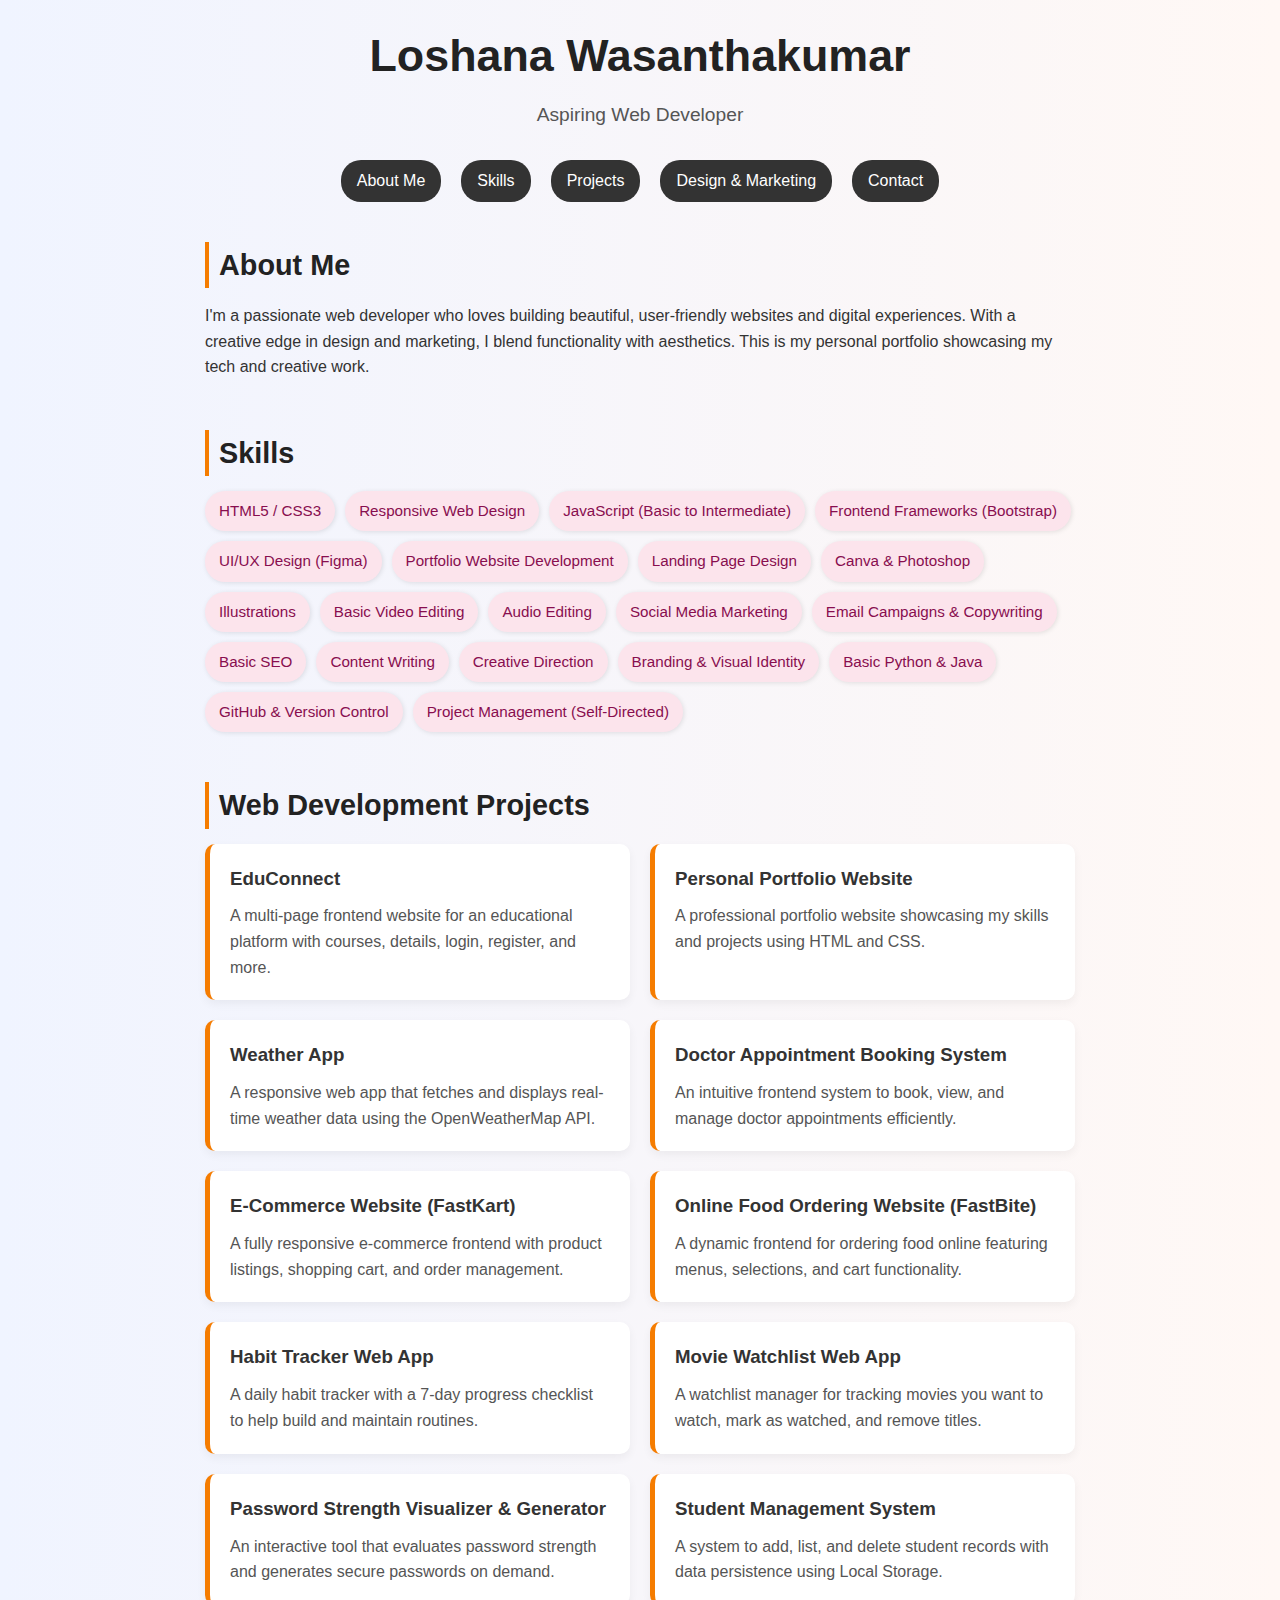
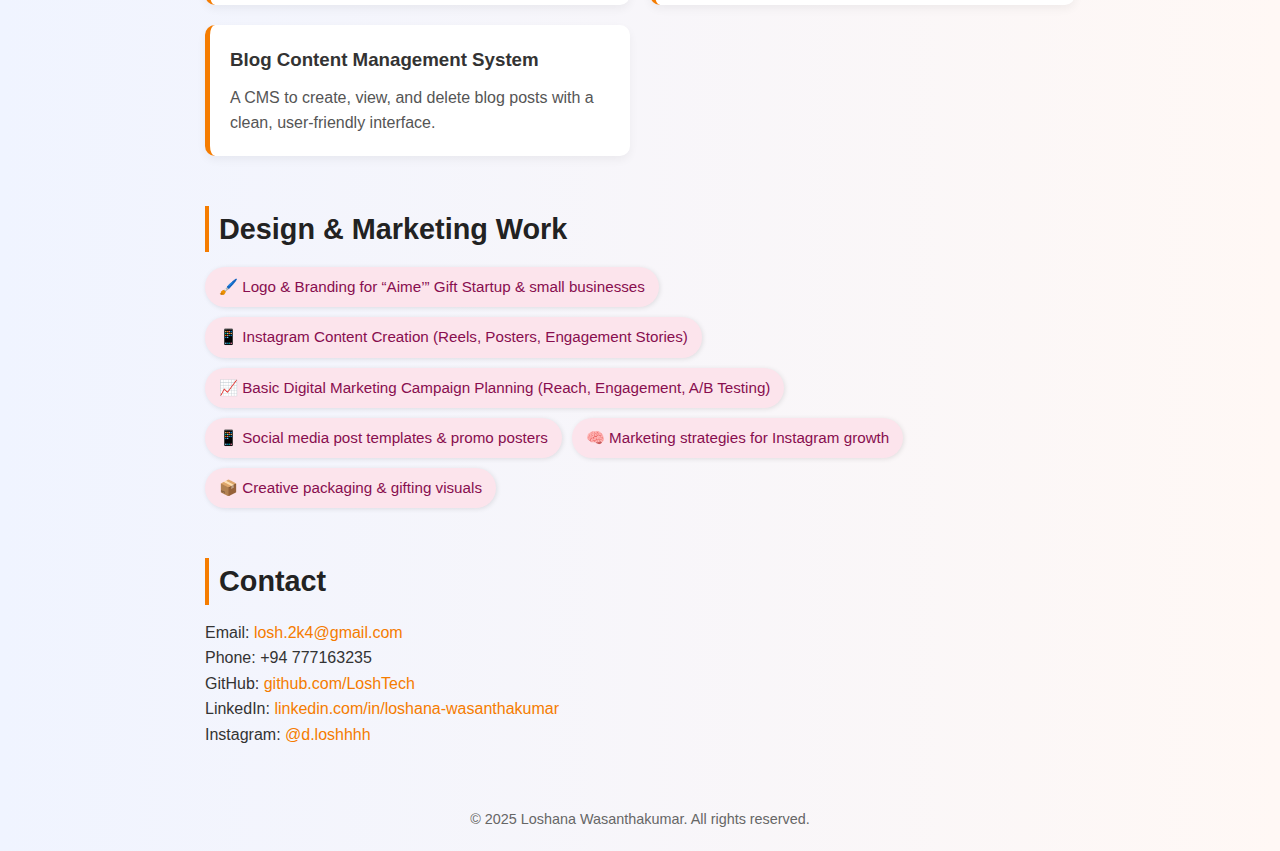
<file: index.html>
<!DOCTYPE html>
<html lang="en">
<head>
  <meta charset="UTF-8">
  <meta name="viewport" content="width=device-width, initial-scale=1.0">
  <title>Loshana Wasanthakumar - Portfolio</title>
  <link rel="stylesheet" href="style.css">
</head>
<body>

  <header>
    <h1>Loshana Wasanthakumar</h1>
    <p>Aspiring Web Developer</p>
  </header>

  <nav>
    <a href="#about">About Me</a>
    <a href="#skills">Skills</a>
    <a href="#projects">Projects</a>
    <a href="#design">Design & Marketing</a>
    <a href="#contact">Contact</a>
  </nav>

  <section id="about">
    <h2>About Me</h2>
    <p>I'm a passionate web developer who loves building beautiful, user-friendly websites and digital experiences. With a creative edge in design and marketing, I blend functionality with aesthetics. This is my personal portfolio showcasing my tech and creative work.</p>
  </section>

  <section id="skills">
    <h2>Skills</h2>
    <ul class="skills-list">
       <li>HTML5 / CSS3</li>
  <li>Responsive Web Design</li>
  <li>JavaScript (Basic to Intermediate)</li>
  <li>Frontend Frameworks (Bootstrap)</li>
  <li>UI/UX Design (Figma)</li>
  <li>Portfolio Website Development</li>
  <li>Landing Page Design</li>
  <li>Canva & Photoshop</li>
  <li>Illustrations</li>
  <li>Basic Video Editing</li>
  <li>Audio Editing</li>
  <li>Social Media Marketing</li>
  <li>Email Campaigns & Copywriting</li>
  <li>Basic SEO</li>
  <li>Content Writing</li>
  <li>Creative Direction</li>
  <li>Branding & Visual Identity</li>
  <li>Basic Python & Java</li>
  <li>GitHub & Version Control</li>
  <li>Project Management (Self-Directed)</li>
    </ul>
  </section>

  <section id="projects">
    <h2>Web Development Projects</h2>
    <div class="project-grid">
      <div class="project-card">
        <h3>EduConnect</h3>
        <p>A multi-page frontend website for an educational platform with courses, details, login, register, and more.</p>
      </div>
      <div class="project-card">
        <h3>Personal Portfolio Website</h3>
        <p>A professional portfolio website showcasing my skills and projects using HTML and CSS.</p>
      </div>
      <div class="project-card">
        <h3>Weather App</h3>
        <p>A responsive web app that fetches and displays real-time weather data using the OpenWeatherMap API.</p>
      </div>
      <div class="project-card">
        <h3>Doctor Appointment Booking System</h3>
        <p>An intuitive frontend system to book, view, and manage doctor appointments efficiently.</p>
      </div>
      <div class="project-card">
        <h3>E-Commerce Website (FastKart)</h3>
        <p>A fully responsive e-commerce frontend with product listings, shopping cart, and order management.</p>
      </div>
      <div class="project-card">
        <h3>Online Food Ordering Website (FastBite)</h3>
        <p>A dynamic frontend for ordering food online featuring menus, selections, and cart functionality.</p>
      </div>
      <div class="project-card">
        <h3>Habit Tracker Web App</h3>
        <p>A daily habit tracker with a 7-day progress checklist to help build and maintain routines.</p>
      </div>
      <div class="project-card">
        <h3>Movie Watchlist Web App</h3>
        <p>A watchlist manager for tracking movies you want to watch, mark as watched, and remove titles.</p>
      </div>
      <div class="project-card">
        <h3>Password Strength Visualizer & Generator</h3>
        <p>An interactive tool that evaluates password strength and generates secure passwords on demand.</p>
      </div>
      <div class="project-card">
        <h3>Student Management System</h3>
        <p>A system to add, list, and delete student records with data persistence using Local Storage.</p>
      </div>
      <div class="project-card">
        <h3>Blog Content Management System</h3>
        <p>A CMS to create, view, and delete blog posts with a clean, user-friendly interface.</p>
      </div>
    </div>
  </section>

  <section id="design">
    <h2>Design & Marketing Work</h2>
    <ul class="design-list">
      <li>🖌️ Logo & Branding for “Aime’” Gift Startup & small businesses</li>
      <li>📱 Instagram Content Creation (Reels, Posters, Engagement Stories)</li>
      <li>📈 Basic Digital Marketing Campaign Planning (Reach, Engagement, A/B Testing)</li>
            <li>📱 Social media post templates & promo posters</li>
      <li>🧠 Marketing strategies for Instagram growth</li>
      <li>📦 Creative packaging & gifting visuals</li>
    </ul>
  </section>

  <section id="contact">
    <h2>Contact</h2>
    <p>Email: <a href="mailto:losh.2k4@gmail.com">losh.2k4@gmail.com</a></p>
    <p>Phone: +94 777163235</p>
    <p>GitHub: <a href="https://github.com/LoshTech" target="_blank">github.com/LoshTech</a></p>
    <p>LinkedIn: <a href="https://www.linkedin.com/in/loshana-wasanthakumar" target="_blank">linkedin.com/in/loshana-wasanthakumar</a></p>
    <p>Instagram: <a href="https://www.instagram.com/d.loshhhh?utm_source=ig_web_button_share_sheet&igsh=ZDNlZDc0MzIxNw==" target="_blank">@d.loshhhh</a></p>
  </section>

  <footer>
    <p>© 2025 Loshana Wasanthakumar. All rights reserved.</p>
  </footer>

</body>
</html>
</file>
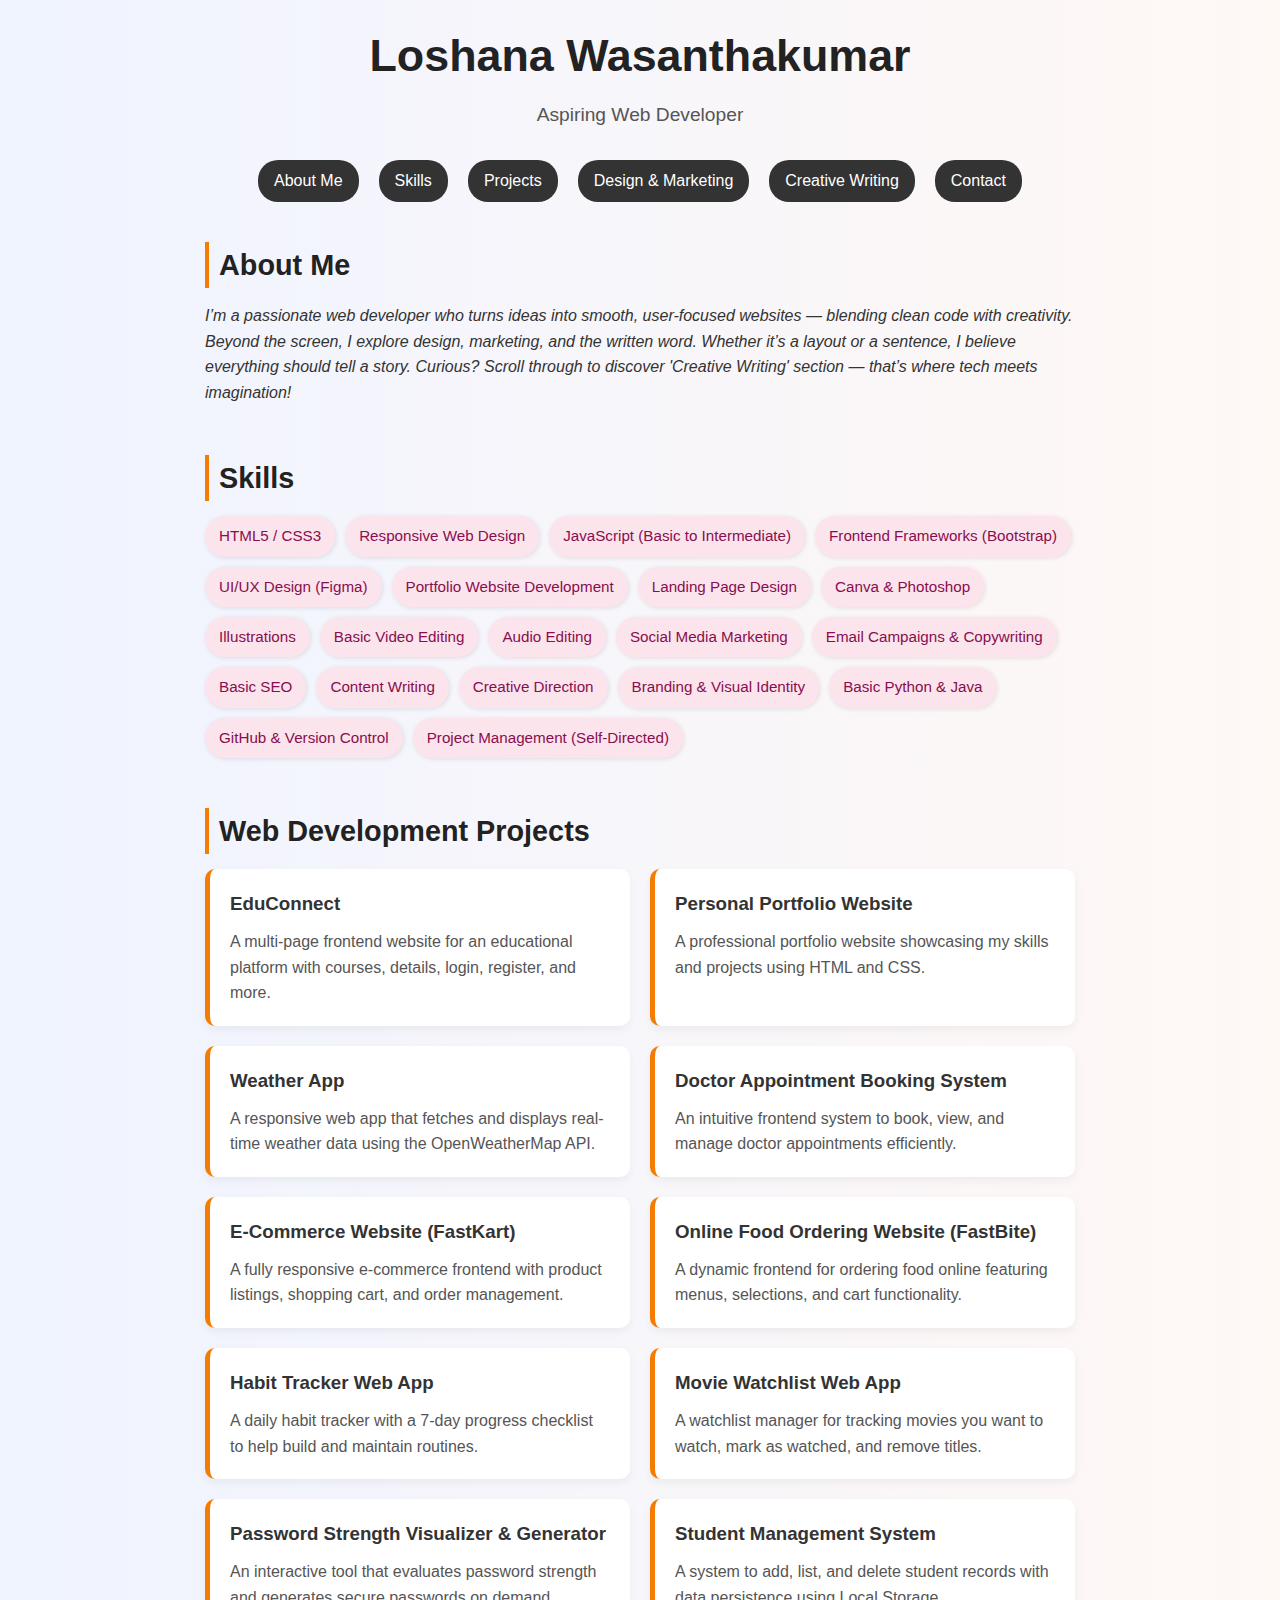
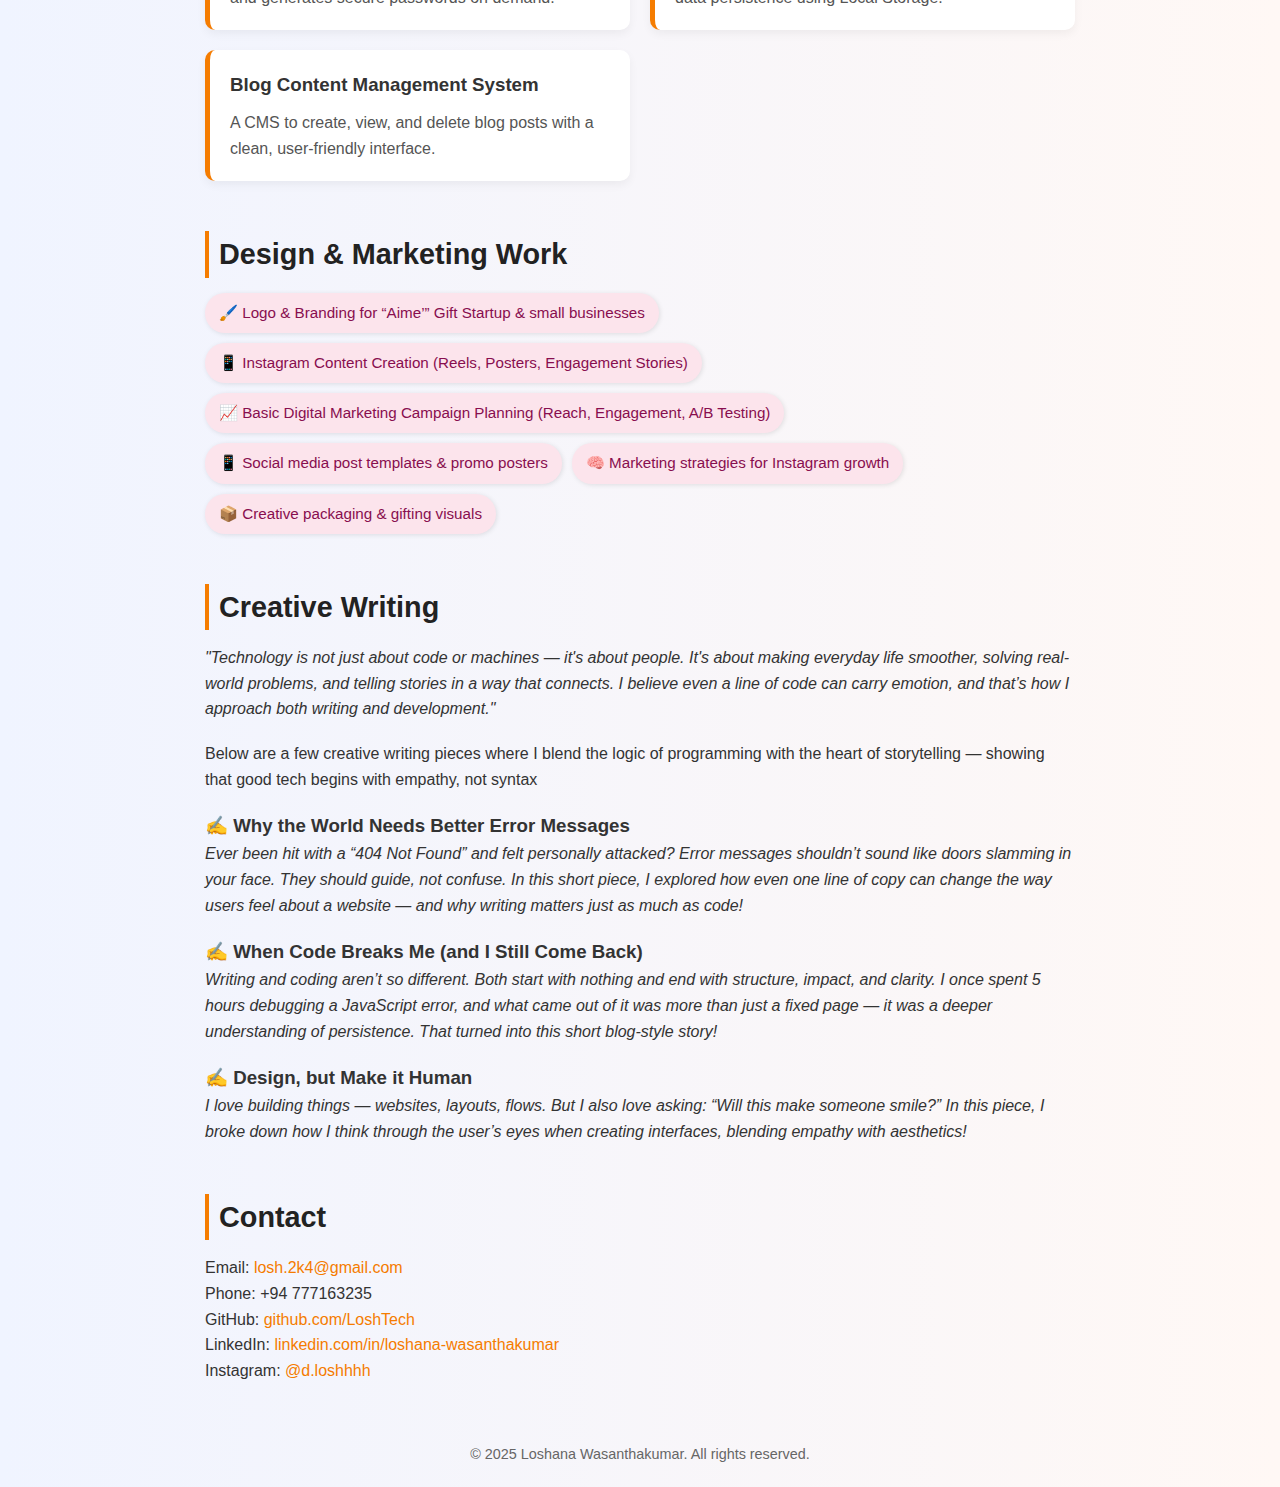
<file: Desktop/Projects/Portfolio/index.html>
<!DOCTYPE html>
<html lang="en">
<head>
  <meta charset="UTF-8">
  <meta name="viewport" content="width=device-width, initial-scale=1.0">
  <title>Loshana Wasanthakumar - Portfolio</title>
  <link rel="stylesheet" href="style.css">
</head>
<body>

  <header>
    <h1>Loshana Wasanthakumar</h1>
    <p>Aspiring Web Developer</p>
  </header>

  <nav>
    <a href="#about">About Me</a>
    <a href="#skills">Skills</a>
    <a href="#projects">Projects</a>
    <a href="#design">Design & Marketing</a>
    <a href="#creative-writing">Creative Writing</a>
    <a href="#contact">Contact</a>
  </nav>

  <section id="about">
    <h2>About Me</h2>
    <p><em>
I’m a passionate web developer who turns ideas into smooth, user-focused websites — blending clean code with creativity. Beyond the screen, I explore design, marketing, and the written word. Whether it’s a layout or a sentence, I believe everything should tell a story. Curious? Scroll through to discover 'Creative Writing' section — that’s where tech meets imagination!</em></p>
  </section>

  <section id="skills">
    <h2>Skills</h2>
    <ul class="skills-list">
       <li>HTML5 / CSS3</li>
  <li>Responsive Web Design</li>
  <li>JavaScript (Basic to Intermediate)</li>
  <li>Frontend Frameworks (Bootstrap)</li>
  <li>UI/UX Design (Figma)</li>
  <li>Portfolio Website Development</li>
  <li>Landing Page Design</li>
  <li>Canva & Photoshop</li>
  <li>Illustrations</li>
  <li>Basic Video Editing</li>
  <li>Audio Editing</li>
  <li>Social Media Marketing</li>
  <li>Email Campaigns & Copywriting</li>
  <li>Basic SEO</li>
  <li>Content Writing</li>
  <li>Creative Direction</li>
  <li>Branding & Visual Identity</li>
  <li>Basic Python & Java</li>
  <li>GitHub & Version Control</li>
  <li>Project Management (Self-Directed)</li>
    </ul>
  </section>

  <section id="projects">
    <h2>Web Development Projects</h2>
    <div class="project-grid">
      <div class="project-card">
        <h3>EduConnect</h3>
        <p>A multi-page frontend website for an educational platform with courses, details, login, register, and more.</p>
      </div>
      <div class="project-card">
        <h3>Personal Portfolio Website</h3>
        <p>A professional portfolio website showcasing my skills and projects using HTML and CSS.</p>
      </div>
      <div class="project-card">
        <h3>Weather App</h3>
        <p>A responsive web app that fetches and displays real-time weather data using the OpenWeatherMap API.</p>
      </div>
      <div class="project-card">
        <h3>Doctor Appointment Booking System</h3>
        <p>An intuitive frontend system to book, view, and manage doctor appointments efficiently.</p>
      </div>
      <div class="project-card">
        <h3>E-Commerce Website (FastKart)</h3>
        <p>A fully responsive e-commerce frontend with product listings, shopping cart, and order management.</p>
      </div>
      <div class="project-card">
        <h3>Online Food Ordering Website (FastBite)</h3>
        <p>A dynamic frontend for ordering food online featuring menus, selections, and cart functionality.</p>
      </div>
      <div class="project-card">
        <h3>Habit Tracker Web App</h3>
        <p>A daily habit tracker with a 7-day progress checklist to help build and maintain routines.</p>
      </div>
      <div class="project-card">
        <h3>Movie Watchlist Web App</h3>
        <p>A watchlist manager for tracking movies you want to watch, mark as watched, and remove titles.</p>
      </div>
      <div class="project-card">
        <h3>Password Strength Visualizer & Generator</h3>
        <p>An interactive tool that evaluates password strength and generates secure passwords on demand.</p>
      </div>
      <div class="project-card">
        <h3>Student Management System</h3>
        <p>A system to add, list, and delete student records with data persistence using Local Storage.</p>
      </div>
      <div class="project-card">
        <h3>Blog Content Management System</h3>
        <p>A CMS to create, view, and delete blog posts with a clean, user-friendly interface.</p>
      </div>
    </div>
  </section>

  <section id="design">
    <h2>Design & Marketing Work</h2>
    <ul class="design-list">
      <li>🖌️ Logo & Branding for “Aime’” Gift Startup & small businesses</li>
      <li>📱 Instagram Content Creation (Reels, Posters, Engagement Stories)</li>
      <li>📈 Basic Digital Marketing Campaign Planning (Reach, Engagement, A/B Testing)</li>
            <li>📱 Social media post templates & promo posters</li>
      <li>🧠 Marketing strategies for Instagram growth</li>
      <li>📦 Creative packaging & gifting visuals</li>
    </ul>
  </section>

  <section id="creative-writing">
    <h2>Creative Writing</h2>
    <p><em>"Technology is not just about code or machines — it's about people. It's about making everyday life smoother, solving real-world problems, and telling stories in a way that connects. I believe even a line of code can carry emotion, and that’s how I approach both writing and development."</em></p>
    
    <p>Below are a few creative writing pieces where I blend the logic of programming with the heart of storytelling — showing that good tech begins with empathy, not syntax</p>
    </p>

    <h3>✍️ Why the World Needs Better Error Messages</h3>
    <p><em>Ever been hit with a “404 Not Found” and felt personally attacked? Error messages shouldn’t sound like doors slamming in your face. They should guide, not confuse. In this short piece, I explored how even one line of copy can change the way users feel about a website — and why writing matters just as much as code!</em></p>
    
<h3>✍️ When Code Breaks Me (and I Still Come Back)</h3>
    <p><em>
Writing and coding aren’t so different. Both start with nothing and end with structure, impact, and clarity. I once spent 5 hours debugging a JavaScript error, and what came out of it was more than just a fixed page — it was a deeper understanding of persistence. That turned into this short blog-style story!</em></p>
    
<h3>✍️ Design, but Make it Human</h3>
    <p><em>
I love building things — websites, layouts, flows. But I also love asking: “Will this make someone smile?” In this piece, I broke down how I think through the user’s eyes when creating interfaces, blending empathy with aesthetics!</em></p>
  </section>

  <section id="contact">
    <h2>Contact</h2>
    <p>Email: <a href="mailto:losh.2k4@gmail.com">losh.2k4@gmail.com</a></p>
    <p>Phone: +94 777163235</p>
    <p>GitHub: <a href="https://github.com/LoshTech" target="_blank">github.com/LoshTech</a></p>
    <p>LinkedIn: <a href="https://www.linkedin.com/in/loshana-wasanthakumar" target="_blank">linkedin.com/in/loshana-wasanthakumar</a></p>
    <p>Instagram: <a href="https://www.instagram.com/d.loshhhh?utm_source=ig_web_button_share_sheet&igsh=ZDNlZDc0MzIxNw==" target="_blank">@d.loshhhh</a></p>
  </section>

  <footer>
    <p>© 2025 Loshana Wasanthakumar. All rights reserved.</p>
  </footer>

</body>
</html>
</file>
<file: style.css>
* {
  margin: 0;
  padding: 0;
  box-sizing: border-box;
}

body {
  font-family: 'Segoe UI', sans-serif;
  background: linear-gradient(to right, #f0f4ff, #fff8f5);
  color: #333;
  line-height: 1.6;
  padding: 20px;
}

header {
  text-align: center;
  margin-bottom: 30px;
}

header h1 {
  font-size: 2.8rem;
  color: #222;
}

header p {
  font-size: 1.2rem;
  color: #555;
  margin-top: 8px;
}

nav {
  display: flex;
  justify-content: center;
  gap: 20px;
  margin-bottom: 40px;
  flex-wrap: wrap;
}

nav a {
  text-decoration: none;
  color: #fff;
  background-color: #333;
  padding: 8px 16px;
  border-radius: 20px;
  transition: 0.3s ease;
}

nav a:hover {
  background-color: #f57c00;
}

section {
  max-width: 900px;
  margin: 0 auto 50px auto;
  padding: 0 15px;
}

h2 {
  color: #222;
  font-size: 1.8rem;
  margin-bottom: 15px;
  border-left: 4px solid #f57c00;
  padding-left: 10px;
}

.skills-list,
.design-list {
  display: flex;
  flex-wrap: wrap;
  gap: 10px;
  list-style: none;
  padding-left: 0;
}

.skills-list li,
.design-list li {
  background-color: #fce4ec;
  color: #880e4f;
  padding: 8px 14px;
  border-radius: 20px;
  font-size: 0.95rem;
  box-shadow: 1px 1px 5px rgba(0,0,0,0.1);
}

.project-grid {
  display: grid;
  grid-template-columns: repeat(auto-fill, minmax(280px, 1fr));
  gap: 20px;
}

.project-card {
  background-color: #fff;
  padding: 20px;
  border-left: 5px solid #f57c00;
  border-radius: 10px;
  box-shadow: 0 4px 10px rgba(0,0,0,0.05);
  transition: transform 0.2s ease;
}

.project-card:hover {
  transform: translateY(-5px);
}

.project-card h3 {
  margin-bottom: 10px;
  color: #333;
}

.project-card p {
  color: #555;
}

a {
  color: #f57c00;
  text-decoration: none;
}

footer {
  text-align: center;
  margin-top: 60px;
  color: #666;
  font-size: 0.9rem;
}
#creative-writing p {
  margin-bottom: 1.2em;
}
</file>
<file: Desktop/Projects/Portfolio/style.css>
* {
  margin: 0;
  padding: 0;
  box-sizing: border-box;
}

body {
  font-family: 'Segoe UI', sans-serif;
  background: linear-gradient(to right, #f0f4ff, #fff8f5);
  color: #333;
  line-height: 1.6;
  padding: 20px;
}

header {
  text-align: center;
  margin-bottom: 30px;
}

header h1 {
  font-size: 2.8rem;
  color: #222;
}

header p {
  font-size: 1.2rem;
  color: #555;
  margin-top: 8px;
}

nav {
  display: flex;
  justify-content: center;
  gap: 20px;
  margin-bottom: 40px;
  flex-wrap: wrap;
}

nav a {
  text-decoration: none;
  color: #fff;
  background-color: #333;
  padding: 8px 16px;
  border-radius: 20px;
  transition: 0.3s ease;
}

nav a:hover {
  background-color: #f57c00;
}

section {
  max-width: 900px;
  margin: 0 auto 50px auto;
  padding: 0 15px;
}

h2 {
  color: #222;
  font-size: 1.8rem;
  margin-bottom: 15px;
  border-left: 4px solid #f57c00;
  padding-left: 10px;
}

.skills-list,
.design-list {
  display: flex;
  flex-wrap: wrap;
  gap: 10px;
  list-style: none;
  padding-left: 0;
}

.skills-list li,
.design-list li {
  background-color: #fce4ec;
  color: #880e4f;
  padding: 8px 14px;
  border-radius: 20px;
  font-size: 0.95rem;
  box-shadow: 1px 1px 5px rgba(0,0,0,0.1);
}

.project-grid {
  display: grid;
  grid-template-columns: repeat(auto-fill, minmax(280px, 1fr));
  gap: 20px;
}

.project-card {
  background-color: #fff;
  padding: 20px;
  border-left: 5px solid #f57c00;
  border-radius: 10px;
  box-shadow: 0 4px 10px rgba(0,0,0,0.05);
  transition: transform 0.2s ease;
}

.project-card:hover {
  transform: translateY(-5px);
}

.project-card h3 {
  margin-bottom: 10px;
  color: #333;
}

.project-card p {
  color: #555;
}

a {
  color: #f57c00;
  text-decoration: none;
}

footer {
  text-align: center;
  margin-top: 60px;
  color: #666;
  font-size: 0.9rem;
}
#creative-writing p {
  margin-bottom: 1.2em;
}
</file>
